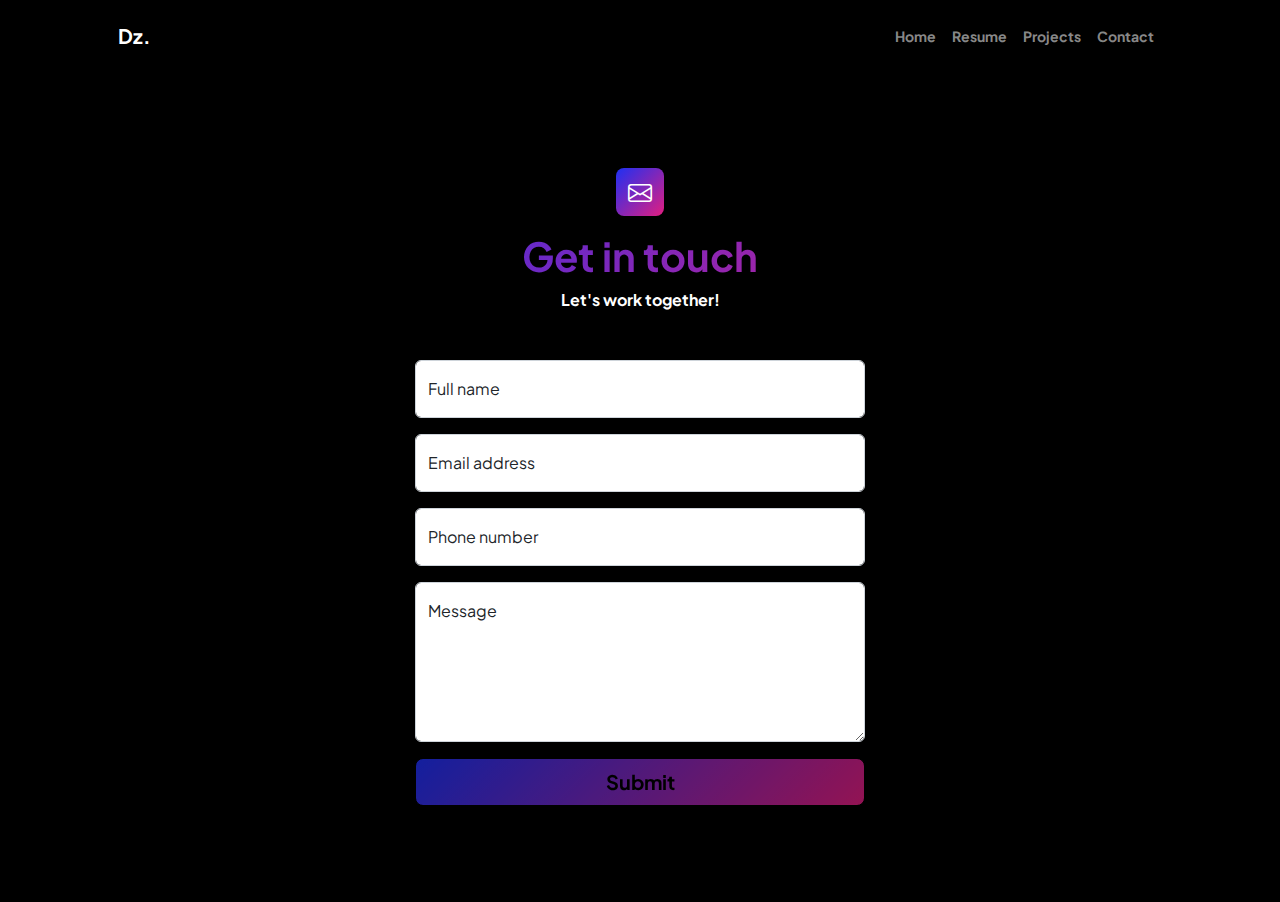
<file: contact.html>
<!DOCTYPE html>
<html lang="en">
  <head>
    <meta charset="utf-8" />
    <meta name="viewport" content="width=device-width, initial-scale=1, shrink-to-fit=no" />
    <meta name="description" content />
    <meta name="author" content />
    <title>Portofolio | Daffa Dzulfikar.</title>
    <!-- Favicon-->
    <link rel="icon" type="image/x-icon" href="assets/dz-logo.ico" />
    <!-- Custom Google font-->
    <link rel="preconnect" href="https://fonts.googleapis.com" />
    <link rel="preconnect" href="https://fonts.gstatic.com" crossorigin />
    <link href="https://fonts.googleapis.com/css2?family=Plus+Jakarta+Sans:wght@100;200;300;400;500;600;700;800;900&amp;display=swap" rel="stylesheet" />
    <!-- Bootstrap icons-->
    <link href="https://cdn.jsdelivr.net/npm/bootstrap-icons@1.8.1/font/bootstrap-icons.css" rel="stylesheet" />
    <!-- Core theme CSS (includes Bootstrap)-->
    <link href="css/styles.css" rel="stylesheet" />
  </head>
  <body class="bg-black d-flex flex-column">
    <main class="flex-shrink-0">
      <!-- Navigation-->
      <nav class="navbar navbar-expand-lg navbar-dark bg-black py-3">
        <div class="container px-5">
          <a class="bg-black navbar-brand" href="index.html"><span class="fw-bolder text-white">Dz.</span></a>
          <button class="navbar-toggler" type="button" data-bs-toggle="collapse" data-bs-target="#navbarSupportedContent" aria-controls="navbarSupportedContent" aria-expanded="false" aria-label="Toggle navigation">
            <span class="navbar-toggler-icon"></span>
          </button>
          <div class="collapse navbar-collapse" id="navbarSupportedContent">
            <ul class="navbar-nav ms-auto mb-2 mb-lg-0 small fw-bolder">
              <li class="nav-item"><a class="nav-link" href="index.html">Home</a></li>
              <li class="nav-item"><a class="nav-link" href="resume.html">Resume</a></li>
              <li class="nav-item"><a class="nav-link" href="projects.html">Projects</a></li>
              <li class="nav-item"><a class="nav-link" href="contact.html">Contact</a></li>
            </ul>
          </div>
        </div>
      </nav>
      <!-- Page content-->
      <section class="py-5">
        <div class="container px-5">
          <!-- Contact form-->
          <div class="bg-black rounded-4 py-5 px-4 px-md-5">
            <div class="text-center mb-5">
              <div class="feature bg-primary bg-gradient-primary-to-secondary text-white rounded-3 mb-3"><i class="bi bi-envelope"></i></div>
              <h1 class="fw-bolder text-gradient">Get in touch</h1>
              <p class="fw-bolder text-white mb-0">Let's work together!</p>
            </div>
            <div class="row gx-5 justify-content-center">
              <div class="col-lg-8 col-xl-6">
                <!-- * * * * * * * * * * * * * * *-->
                <!-- * * SB Forms Contact Form * *-->
                <!-- * * * * * * * * * * * * * * *-->
                <!-- This form is pre-integrated with SB Forms.-->
                <!-- To make this form functional, sign up at-->
                <!-- https://startbootstrap.com/solution/contact-forms-->
                <!-- to get an API token!-->
                <form id="contactForm" data-sb-form-api-token="API_TOKEN">
                  <!-- Name input-->
                  <div class="form-floating mb-3">
                    <input class="form-control" id="name" type="text" placeholder="Enter your name..." data-sb-validations="required" />
                    <label for="name">Full name</label>
                    <div class="invalid-feedback" data-sb-feedback="name:required">A name is required.</div>
                  </div>
                  <!-- Email address input-->
                  <div class="form-floating mb-3">
                    <input class="form-control" id="email" type="email" placeholder="name@example.com" data-sb-validations="required,email" />
                    <label for="email">Email address</label>
                    <div class="invalid-feedback" data-sb-feedback="email:required">An email is required.</div>
                    <div class="invalid-feedback" data-sb-feedback="email:email">Email is not valid.</div>
                  </div>
                  <!-- Phone number input-->
                  <div class="form-floating mb-3">
                    <input class="form-control" id="phone" type="tel" placeholder="(123) 456-7890" data-sb-validations="required" />
                    <label for="phone">Phone number</label>
                    <div class="invalid-feedback" data-sb-feedback="phone:required">A phone number is required.</div>
                  </div>
                  <!-- Message input-->
                  <div class="form-floating mb-3">
                    <textarea class="form-control" id="message" type="text" placeholder="Enter your message here..." style="height: 10rem" data-sb-validations="required"></textarea>
                    <label for="message">Message</label>
                    <div class="invalid-feedback" data-sb-feedback="message:required">A message is required.</div>
                  </div>
                  <!-- Submit success message-->
                  <!---->
                  <!-- This is what your users will see when the form-->
                  <!-- has successfully submitted-->
                  <div class="d-none" id="submitSuccessMessage">
                    <div class="text-center mb-3">
                      <div class="text-gradient">Form submission successful!</div>
                      <br />
                    </div>
                  </div>
                  <!-- Submit error message-->
                  <!---->
                  <!-- This is what your users will see when there is-->
                  <!-- an error submitting the form-->
                  <div class="d-none" id="submitErrorMessage"><div class="text-danger mb-3">Error sending message!</div></div>
                  <!-- Submit Button-->
                  <div class="d-grid text-black"><button class="btn bg-gradient-primary-to-secondary btn-lg disabled fw-bolder" id="submitButton" type="submit">Submit</button></div>
                </form>
              </div>
            </div>
          </div>
        </div>
      </section>
    </main>
    <!-- Footer-->
          </div>
        </div>
      </div>
    </footer>
    <!-- Bootstrap core JS-->
    <script src="https://cdn.jsdelivr.net/npm/bootstrap@5.2.3/dist/js/bootstrap.bundle.min.js"></script>
    <!-- Core theme JS-->
    <script src="js/scripts.js"></script>
    <!-- * * * * * * * * * * * * * * * * * * * * * * * * * * * * * * * * * * * * * * * *-->
    <!-- * *                               SB Forms JS                               * *-->
    <!-- * * Activate your form at https://startbootstrap.com/solution/contact-forms * *-->
    <!-- * * * * * * * * * * * * * * * * * * * * * * * * * * * * * * * * * * * * * * * *-->
    <script src="https://cdn.startbootstrap.com/sb-forms-latest.js"></script>
  </body>
</html>
</file>
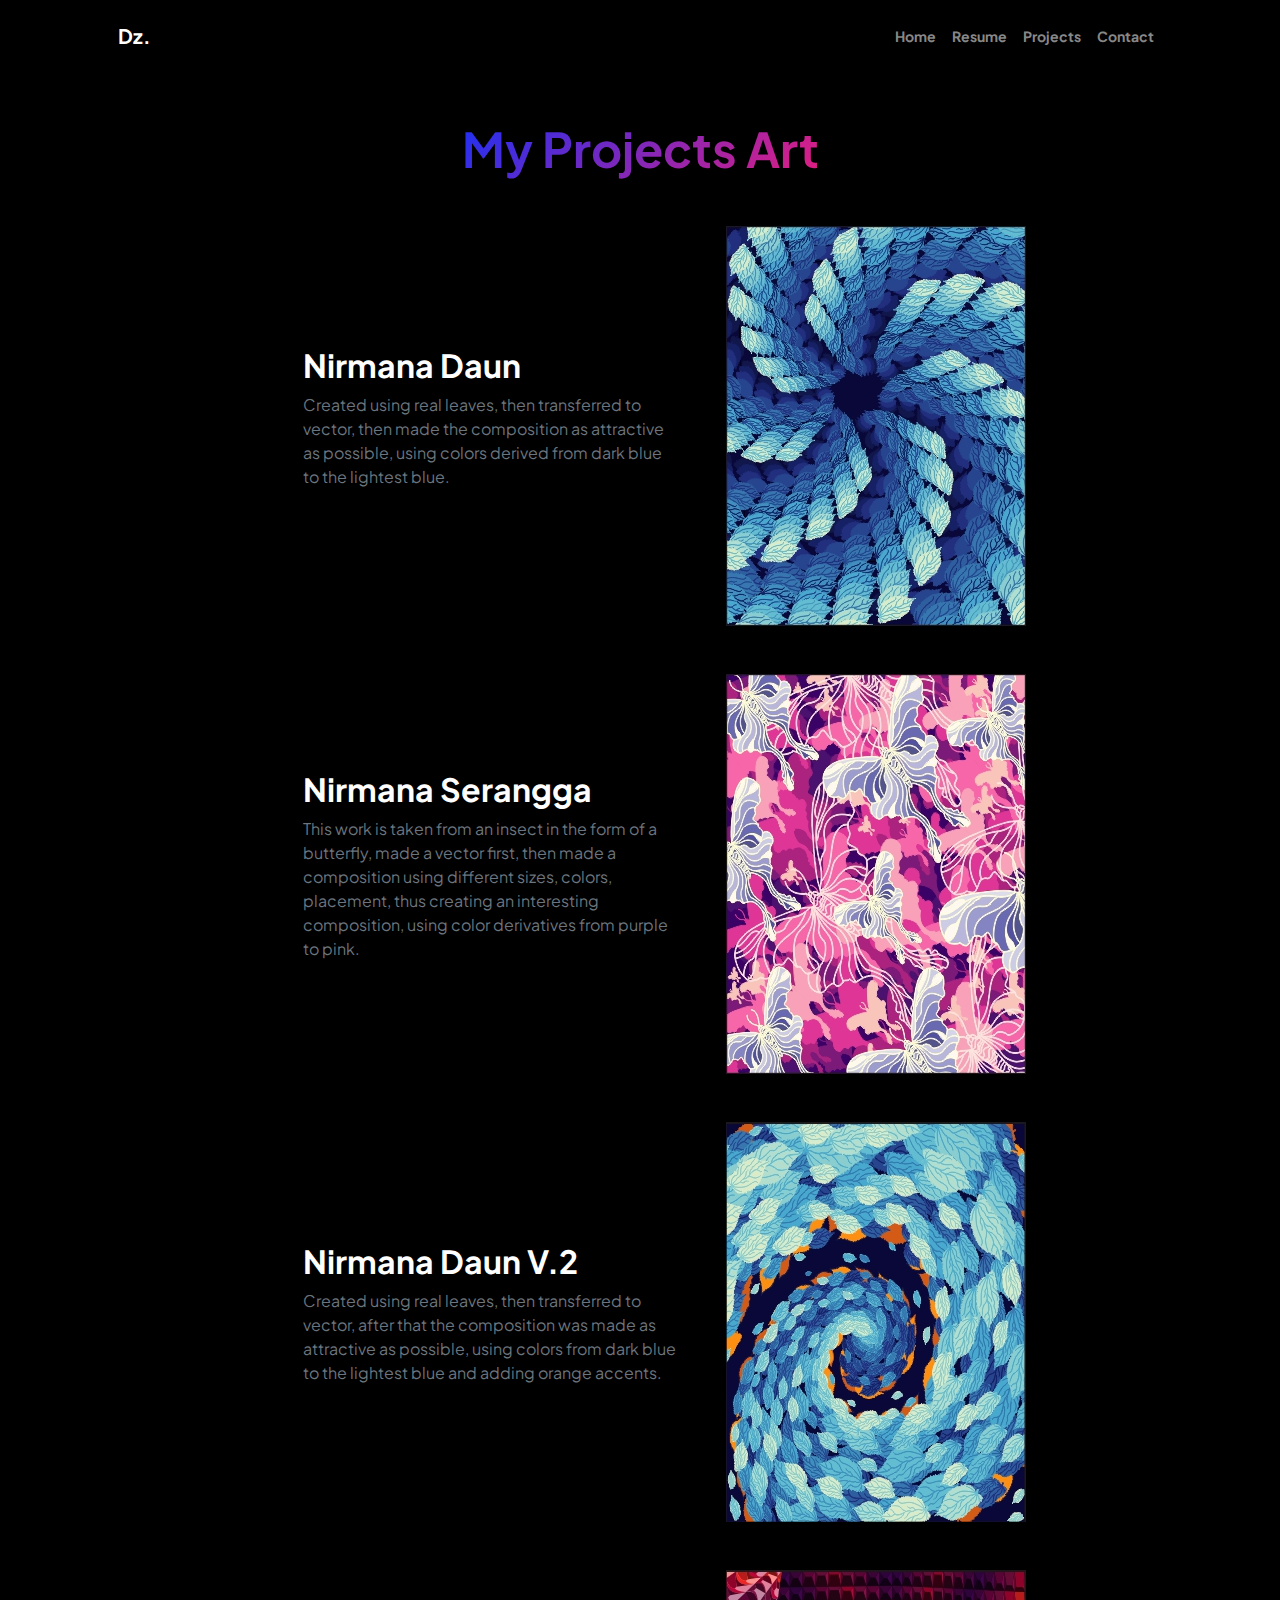
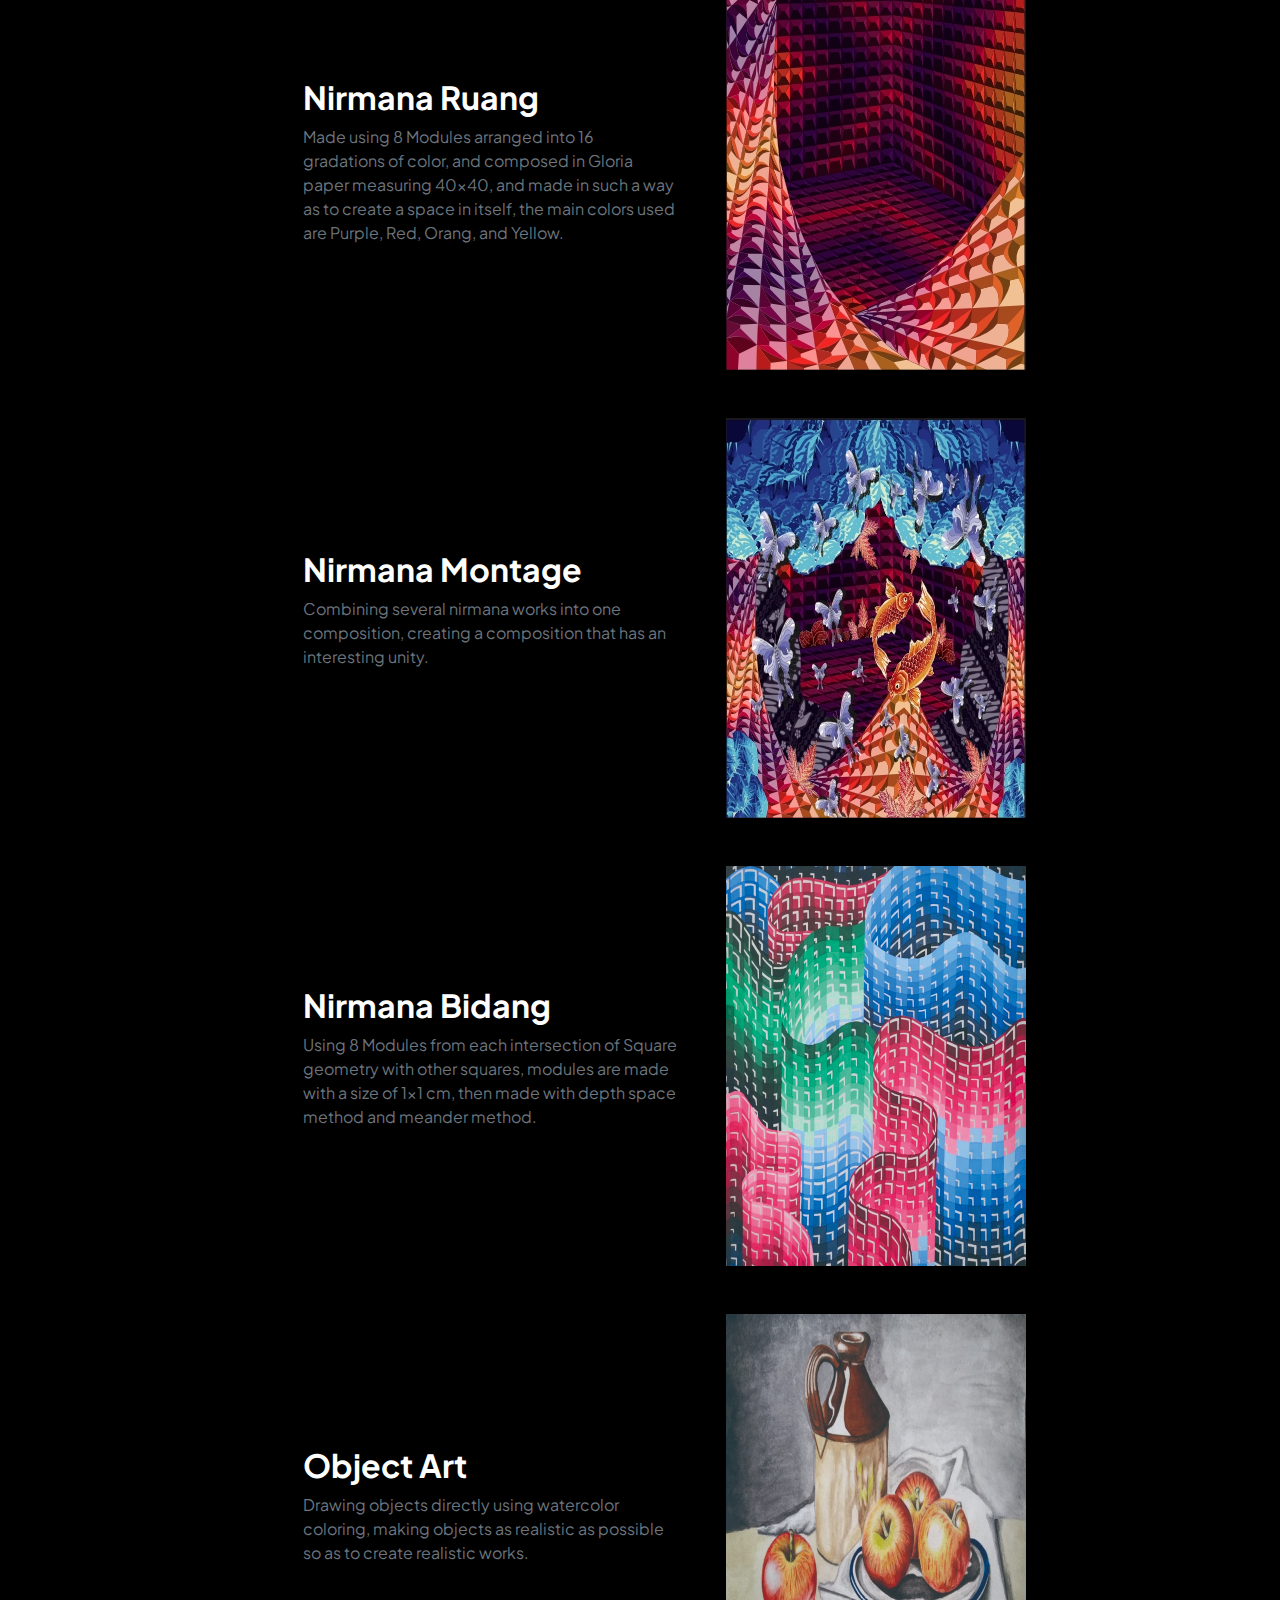
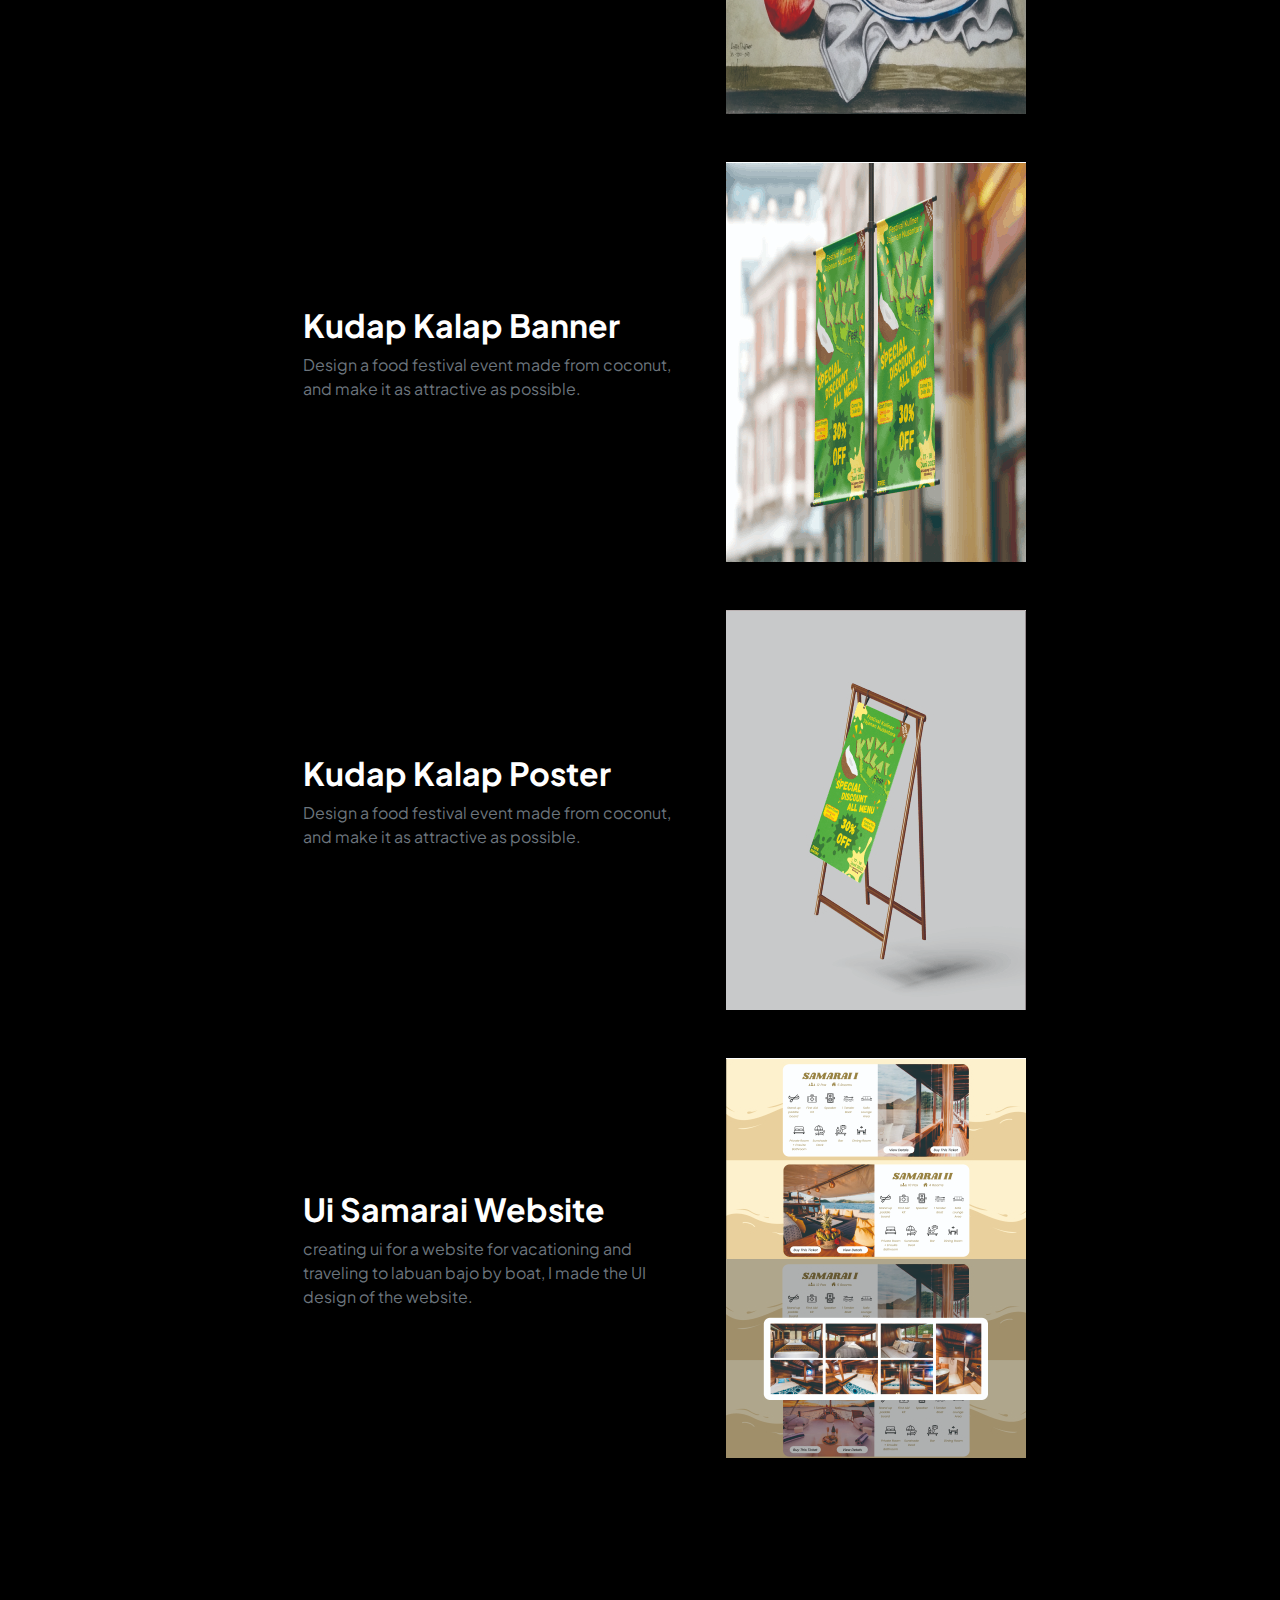
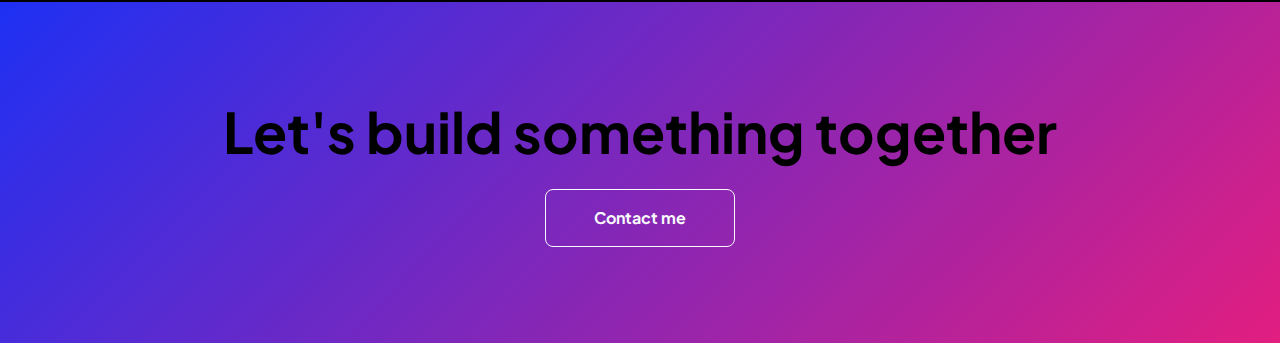
<file: projects.html>
<!DOCTYPE html>
<html lang="en">
  <head>
    <meta charset="utf-8" />
    <meta name="viewport" content="width=device-width, initial-scale=1, shrink-to-fit=no" />
    <meta name="description" content="" />
    <meta name="author" content="" />
    <title>Portofolio | Daffa Dzulfikar.</title>
    <!-- Favicon-->
    <link rel="icon" type="image/x-icon" href="assets/dz-logo.ico" />
    <!-- Custom Google font-->
    <link rel="preconnect" href="https://fonts.googleapis.com" />
    <link rel="preconnect" href="https://fonts.gstatic.com" crossorigin />
    <link href="https://fonts.googleapis.com/css2?family=Plus+Jakarta+Sans:wght@100;200;300;400;500;600;700;800;900&amp;display=swap" rel="stylesheet" />
    <!-- Bootstrap icons-->
    <link href="https://cdn.jsdelivr.net/npm/bootstrap-icons@1.8.1/font/bootstrap-icons.css" rel="stylesheet" />
    <!-- Core theme CSS (includes Bootstrap)-->
    <link href="css/styles.css" rel="stylesheet" />
  </head>
  <body class="bg-black d-flex flex-column h-100 bg-light">
    <main class="flex-shrink-0">
      <!-- Navigation-->
      <nav class="navbar navbar-expand-lg navbar-dark bg-black py-3">
        <div class="container px-5">
          <a class="navbar-brand" href="index.html"><span class="fw-bolder text-white">Dz.</span></a>
          <button class="navbar-toggler" type="button" data-bs-toggle="collapse" data-bs-target="#navbarSupportedContent" aria-controls="navbarSupportedContent" aria-expanded="false" aria-label="Toggle navigation">
            <span class="navbar-toggler-icon"></span>
          </button>
          <div class="collapse navbar-collapse" id="navbarSupportedContent">
            <ul class="navbar-nav ms-auto mb-2 mb-lg-0 small fw-bolder">
              <li class="nav-item"><a class="nav-link" href="index.html">Home</a></li>
              <li class="nav-item"><a class="nav-link" href="resume.html">Resume</a></li>
              <li class="nav-item"><a class="nav-link" href="projects.html">Projects</a></li>
              <li class="nav-item"><a class="nav-link" href="contact.html">Contact</a></li>
            </ul>
          </div>
        </div>
      </nav>
      <!-- Projects Section-->
      <section class="py-5">
        <div class="container px-5 mb-5">
          <div class="text-center mb-5">
            <h1 class="display-5 fw-bolder mb-0"><span class="text-gradient d-inline">My Projects Art</span></h1>
          </div>
          <div class="row gx-5 justify-content-center">
            <div class="col-lg-11 col-xl-9 col-xxl-8">
              <!-- Project Card 1-->
              <div class="card overflow shadow rounded-4 border-0 mb-5">
                <div class="card-body p-0">
                  <div class="d-flex bg-black align-items-center">
                    <div class="p-5">
                      <h2 class="fw-bolder text-white">Nirmana Daun</h2>
                      <p class="text-muted">Created using real leaves, then transferred to vector, then made the composition as attractive as possible, using colors derived from dark blue to the lightest blue.</p>
                    </div>
                    <img class="img-fluid" src="assets/Art 1.jpg" alt="..." />
                  </div>
                </div>
              </div>
              <!-- Project Card 2-->
              <div class="card overflow shadow rounded-4 border-0 mb-5">
                <div class="card-body p-0">
                  <div class="d-flex bg-black align-items-center">
                    <div class="p-5">
                      <h2 class="fw-bolder text-white">Nirmana Serangga</h2>
                      <p class="text-muted">
                        This work is taken from an insect in the form of a butterfly, made a vector first, then made a composition using different sizes, colors, placement, thus creating an interesting composition, using color derivatives
                        from purple to pink.
                      </p>
                    </div>
                    <img class="img-fluid" src="assets/Art 2.jpg" alt="..." />
                  </div>
                </div>
              </div>
            </div>
          </div>
          <div class="row gx-5 justify-content-center">
            <div class="col-lg-11 col-xl-9 col-xxl-8">
              <!-- Project Card 3-->
              <div class="card overflow shadow rounded-4 border-0 mb-5">
                <div class="card-body p-0">
                  <div class="d-flex bg-black align-items-center">
                    <div class="p-5">
                      <h2 class="fw-bolder text-white">Nirmana Daun V.2</h2>
                      <p class="text-muted">
                        Created using real leaves, then transferred to vector, after that the composition was made as attractive as possible, using colors from dark blue to the lightest blue and adding orange accents.
                      </p>
                    </div>

                    <img class="img-fluid" src="assets/Art 3.jpg" alt="..." />
                  </div>
                </div>
              </div>
              <!-- Project Card 4-->
              <div class="card overflow shadow rounded-4 border-0 mb-5">
                <div class="card-body p-0">
                  <div class="d-flex bg-black align-items-center">
                    <div class="p-5">
                      <h2 class="fw-bolder text-white">Nirmana Ruang</h2>
                      <p class="text-muted">
                        Made using 8 Modules arranged into 16 gradations of color, and composed in Gloria paper measuring 40x40, and made in such a way as to create a space in itself, the main colors used are Purple, Red, Orang, and Yellow.
                      </p>
                    </div>
                    <img class="img-fluid" src="assets/Art 4.jpg" alt="..." />
                  </div>
                </div>
              </div>
            </div>
          </div>
          <div class="row gx-5 justify-content-center">
            <div class="col-lg-11 col-xl-9 col-xxl-8">
              <!-- Project Card 5-->
              <div class="card overflow shadow rounded-4 border-0 mb-5">
                <div class="card-body p-0">
                  <div class="d-flex bg-black align-items-center">
                    <div class="p-5">
                      <h2 class="fw-bolder text-white">Nirmana Montage</h2>
                      <p class="text-muted">Combining several nirmana works into one composition, creating a composition that has an interesting unity.</p>
                    </div>
                    <img class="img-fluid" src="assets/Art 5.jpg" alt="..." />
                  </div>
                </div>
              </div>
              <!-- Project Card 6-->
              <div class="card overflow shadow rounded-4 border-0 mb-5">
                <div class="card-body p-0">
                  <div class="d-flex bg-black align-items-center">
                    <div class="p-5">
                      <h2 class="fw-bolder text-white">Nirmana Bidang</h2>
                      <p class="text-muted">Using 8 Modules from each intersection of Square geometry with other squares, modules are made with a size of 1x1 cm, then made with depth space method and meander method.</p>
                    </div>
                    <img class="img-fluid" src="assets/Art 6.jpg" alt="..." />
                  </div>
                </div>
              </div>
              <!-- Project Card 7-->
              <div class="card overflow shadow rounded-4 border-0 mb-5">
                <div class="card-body p-0">
                  <div class="d-flex bg-black align-items-center">
                    <div class="p-5">
                      <h2 class="fw-bolder text-white">Object Art</h2>
                      <p class="text-muted">Drawing objects directly using watercolor coloring, making objects as realistic as possible so as to create realistic works.</p>
                    </div>
                    <img class="img-fluid" src="assets/Art 7.jpg" alt="..." />
                  </div>
                </div>
              </div>
              <!-- Project Card 8-->
              <div class="card overflow shadow rounded-4 border-0 mb-5">
                <div class="card-body p-0">
                  <div class="d-flex bg-black align-items-center">
                    <div class="p-5">
                      <h2 class="fw-bolder text-white">Kudap Kalap Banner</h2>
                      <p class="text-muted">Design a food festival event made from coconut, and make it as attractive as possible.</p>
                    </div>
                    <img class="img-fluid" src="assets/Art 8.jpg" alt="..." />
                  </div>
                </div>
              </div>
              <!-- Project Card 9-->
              <div class="card overflow shadow rounded-4 border-0 mb-5">
                <div class="card-body p-0">
                  <div class="d-flex bg-black align-items-center">
                    <div class="p-5">
                      <h2 class="fw-bolder text-white">Kudap Kalap Poster</h2>
                      <p class="text-muted">Design a food festival event made from coconut, and make it as attractive as possible.</p>
                    </div>
                    <img class="img-fluid" src="assets/Art 9.jpg" alt="..." />
                  </div>
                </div>
              </div>
              <!-- Project Card 10-->
              <div class="card overflow shadow rounded-4 border-0 mb-5">
                <div class="card-body p-0">
                  <div class="d-flex bg-black align-items-center">
                    <div class="p-5">
                      <h2 class="fw-bolder text-white">Ui Samarai Website</h2>
                      <p class="text-muted">creating ui for a website for vacationing and traveling to labuan bajo by boat, I made the UI design of the website.</p>
                    </div>
                    <img class="img-fluid" src="assets/Art 10.jpg" alt="..." />
                  </div>
                </div>
              </div>
            </div>
          </div>
        </div>
      </section>
      <!-- Call to action section-->
      <section class="py-5 bg-gradient-primary-to-secondary">
        <div class="container px-5 my-5">
          <div class="text-center">
            <h2 class="display-4 fw-bolder mb-4 text-black">Let's build something together</h2>
            <a class="btn btn-outline-light btn-lg px-5 py-3 fs-6 fw-bolder" href="contact.html">Contact me</a>
          </div>
        </div>
      </section>
    </main>
    <!-- Bootstrap core JS-->
    <script src="https://cdn.jsdelivr.net/npm/bootstrap@5.2.3/dist/js/bootstrap.bundle.min.js"></script>
    <!-- Core theme JS-->
    <script src="js/scripts.js"></script>
  </body>
</html>
</file>
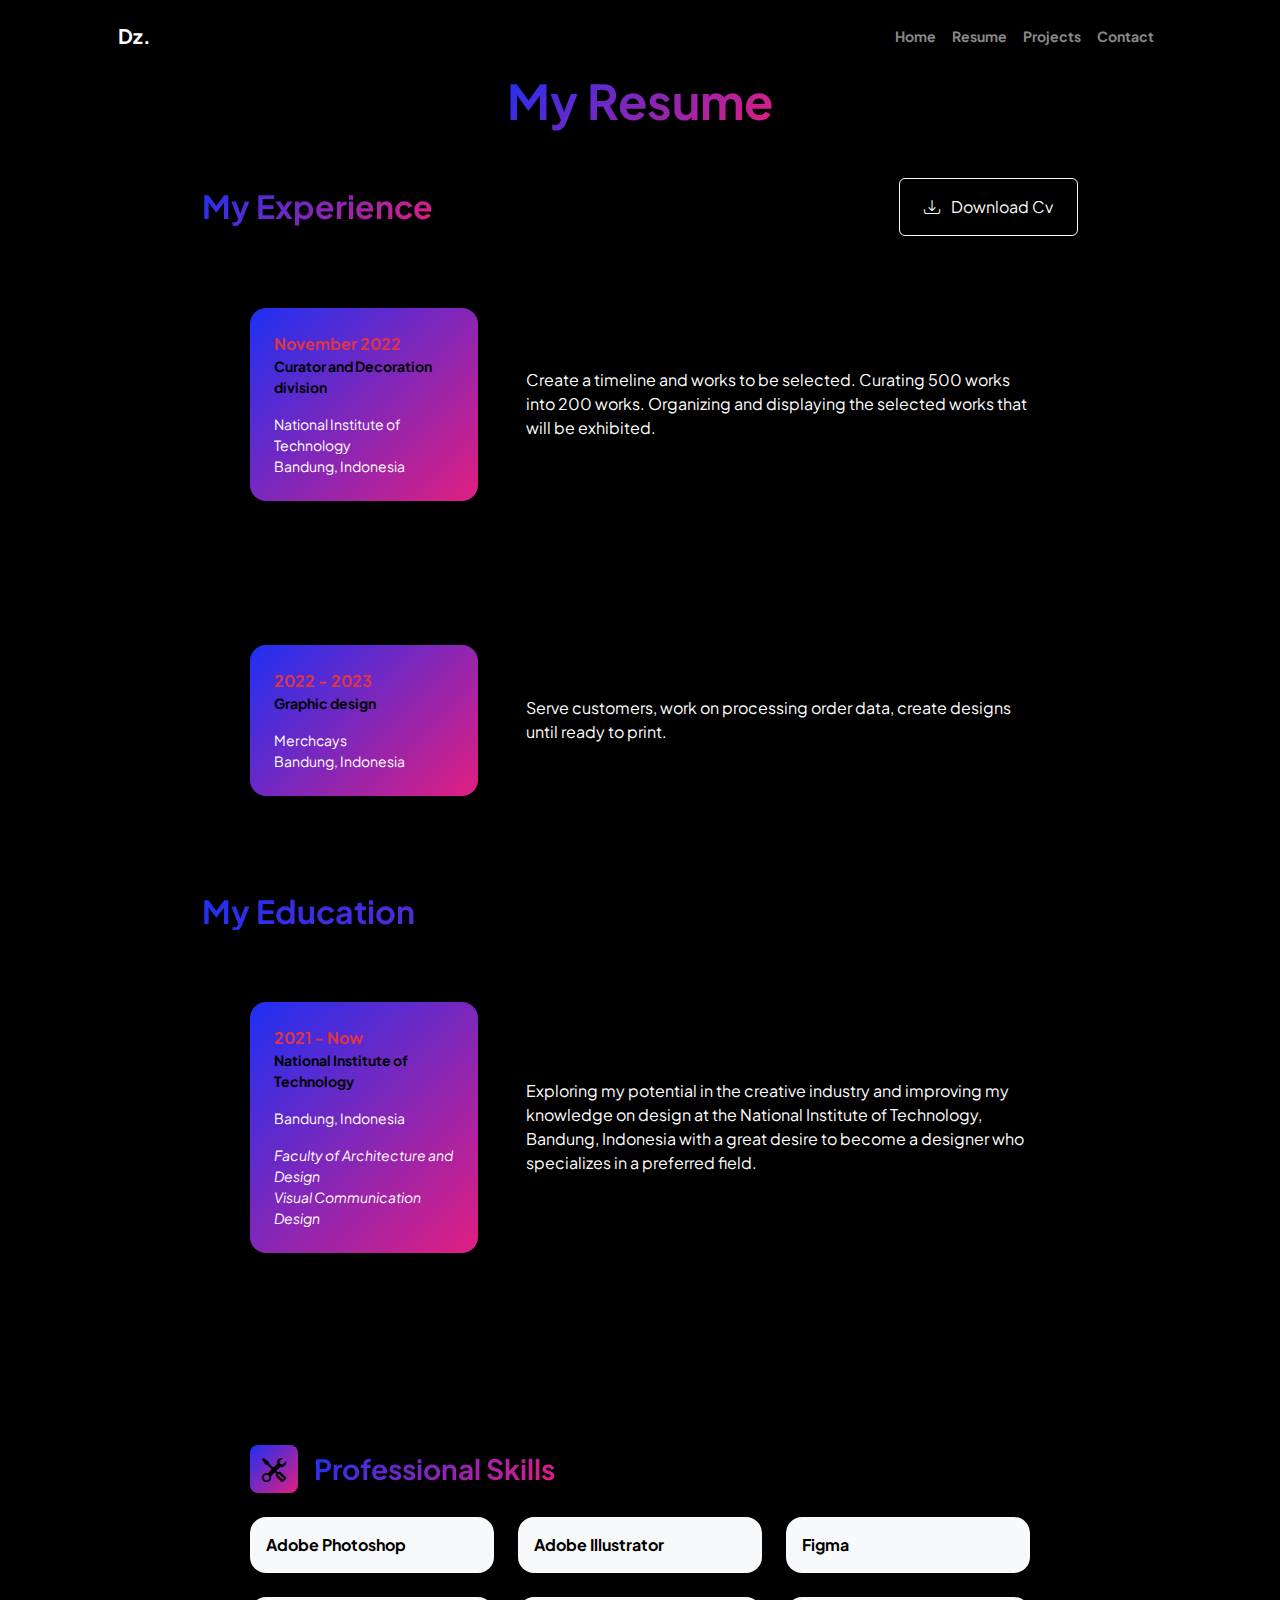
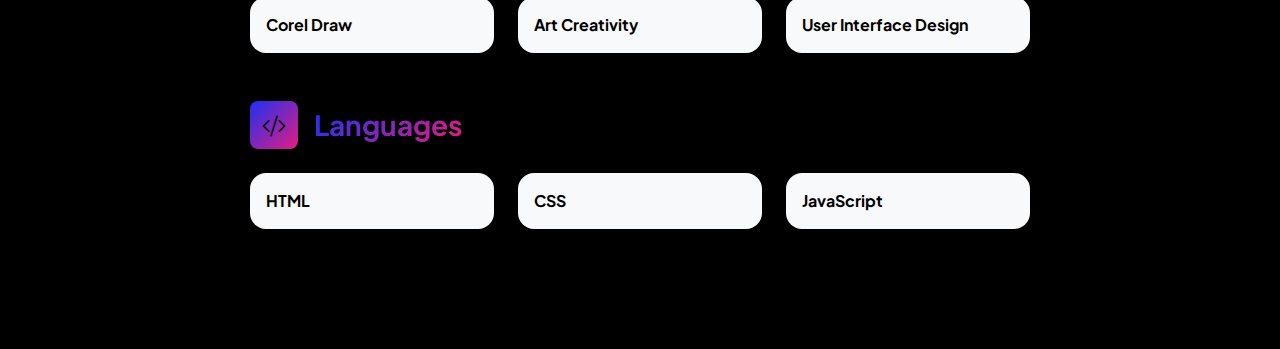
<file: resume.html>
<!DOCTYPE html>
<html lang="en">
  <head>
    <meta charset="utf-8" />
    <meta name="viewport" content="width=device-width, initial-scale=1, shrink-to-fit=no" />
    <meta name="description" content="" />
    <meta name="author" content="" />
    <title>My Portofolio | Daffa Dzulfikar</title>
    <!-- Favicon-->
    <link rel="icon" type="image/x-icon" href="assets/dz-logo.ico" />
    <!-- Custom Google font-->
    <link rel="preconnect" href="https://fonts.googleapis.com" />
    <link rel="preconnect" href="https://fonts.gstatic.com" crossorigin />
    <link href="https://fonts.googleapis.com/css2?family=Plus+Jakarta+Sans:wght@100;200;300;400;500;600;700;800;900&amp;display=swap" rel="stylesheet" />
    <!-- Bootstrap icons-->
    <link href="https://cdn.jsdelivr.net/npm/bootstrap-icons@1.8.1/font/bootstrap-icons.css" rel="stylesheet" />
    <!-- Core theme CSS (includes Bootstrap)-->
    <link href="css/styles.css" rel="stylesheet" />
  </head>
  <body class="d-flex flex-column h-100 bg-light">
    <main class="flex-shrink-0">
      <!-- Navigation-->
      <nav class="navbar navbar-expand-lg navbar-dark bg-black py-3">
        <div class="container px-5">
          <a class="navbar-brand" href="index.html"><span class="fw-bolder text-white">Dz.</span></a>
          <button class="navbar-toggler" type="button" data-bs-toggle="collapse" data-bs-target="#navbarSupportedContent" aria-controls="navbarSupportedContent" aria-expanded="false" aria-label="Toggle navigation">
            <span class="navbar-toggler-icon"></span>
          </button>
          <div class="collapse navbar-collapse" id="navbarSupportedContent">
            <ul class="navbar-nav ms-auto mb-2 mb-lg-0 small fw-bolder">
              <li class="nav-item"><a class="nav-link" href="index.html">Home</a></li>
              <li class="nav-item"><a class="nav-link" href="resume.html">Resume</a></li>
              <li class="nav-item"><a class="nav-link" href="projects.html">Projects</a></li>
              <li class="nav-item"><a class="nav-link" href="contact.html">Contact</a></li>
            </ul>
          </div>
        </div>
      </nav>
      <!-- Page Content-->
      <div class="px-5 bg-black">
        <div class="text-center mb-5">
          <h1 class="display-5 fw-bolder mb-0"><span class="text-gradient d-inline">My Resume</span></h1>
        </div>
        <div class="row gx-5 justify-content-center">
          <div class="col-lg-11 col-xl-9 col-xxl-8">
            <!-- Experience Section-->
            <section>
              <div class="d-flex align-items-center justify-content-between mb-4">
                <h2 class="text-gradient fw-bolder mb-0">My Experience</h2>
                <!-- Download resume button-->
                <!-- Note: Set the link href target to a PDF file within your project-->
                <a class="btn btn-outline-light px-4 py-3" href="https://drive.google.com/file/d/1wxC--ST8bLn7faQDwMVNM1L-UzxBFu9K/view?usp=drive_link">
                  <div class="d-inline-block bi bi-download me-2"></div>
                  Download Cv
                </a>
              </div>
              <!-- Experience Card 1-->
              <div class="border-0 rounded-4 mb-5">
                <div class="card-body p-5">
                  <div class="row align-items-center gx-5">
                    <div class="col text-center text-lg-start mb-4 mb-lg-0">
                      <div class="bg-gradient-primary-to-secondary p-4 rounded-4">
                        <div class="text-danger fw-bolder">November 2022</div>
                        <div class="small fw-bolder text-black mb-3">Curator and Decoration division</div>
                        <div class="small text-white">National Institute of Technology</div>
                        <div class="small text-white">Bandung, Indonesia</div>
                      </div>
                    </div>
                    <div class="text-white col-lg-8">
                      <div>Create a timeline and works to be selected. Curating 500 works into 200 works. Organizing and displaying the selected works that will be exhibited.</div>
                    </div>
                  </div>
                </div>
              </div>
              <!-- Experience Card 2-->
              <div class="border-0 rounded-4 mb-5">
                <div class="card-body p-5">
                  <div class="row align-items-center gx-5">
                    <div class="col text-center text-lg-start mb-4 mb-lg-0">
                      <div class="bg-gradient-primary-to-secondary p-4 rounded-4">
                        <div class="text-danger fw-bolder">2022 - 2023</div>
                        <div class="small fw-bolder text-black mb-3">Graphic design</div>
                        <div class="small text-white">Merchcays</div>
                        <div class="small text-white">Bandung, Indonesia</div>
                      </div>
                    </div>
                    <div class="text-white col-lg-8">
                      <div>Serve customers, work on processing order data, create designs until ready to print.</div>
                    </div>
                  </div>
                </div>
              </div>
            </section>
            <!-- Education Section-->
            <section>
              <h2 class="text-gradient fw-bolder mb-4">My Education</h2>
              <!-- Education Card 1-->
              <div class="border-0 rounded-4 mb-5">
                <div class="card-body p-5">
                  <div class="row align-items-center gx-5">
                    <div class="col text-center text-lg-start mb-4 mb-lg-0">
                      <div class="bg-gradient-primary-to-secondary p-4 rounded-4">
                        <div class="text-danger fw-bolder">2021 - Now</div>
                        <div class="mb-2">
                          <div class="small fw-bolder text-black mb-3">National Institute of Technology</div>
                          <div class="small text-white mb-3">Bandung, Indonesia</div>
                        </div>
                        <div class="fst-italic">
                          <div class="small text-white">Faculty of Architecture and Design</div>
                          <div class="small text-white">Visual Communication Design</div>
                        </div>
                      </div>
                    </div>
                    <div class="text-white col-lg-8">
                      <div>
                        Exploring my potential in the creative industry and improving my knowledge on design at the National Institute of Technology, Bandung, Indonesia with a great desire to become a designer who specializes in a preferred
                        field.
                      </div>
                    </div>
                  </div>
                </div>
              </div>
            </section>
            <!-- Divider-->
            <div class="pb-5"></div>
            <!-- Skills Section-->
            <section>
              <!-- Skillset Card-->
              <div class="bg-black shadow border-0 rounded-4 mb-5">
                <div class="card-body p-5">
                  <!-- Professional skills list-->
                  <div class="mb-5">
                    <div class="d-flex align-items-center mb-4">
                      <div class="feature bg-gradient-primary-to-secondary text-black rounded-3 me-3"><i class="bi bi-tools"></i></div>
                      <h3 class="fw-bolder mb-0"><span class="text-gradient d-inline">Professional Skills</span></h3>
                    </div>
                    <div class="row row-cols-1 row-cols-md-3 mb-4">
                      <div class="col mb-4 mb-md-0"><div class="d-flex align-items-center bg-light rounded-4 p-3 h-100 text-black fw-bolder">Adobe Photoshop</div></div>
                      <div class="col mb-4 mb-md-0"><div class="d-flex align-items-center bg-light rounded-4 p-3 h-100 text-black fw-bolder">Adobe Illustrator</div></div>
                      <div class="col"><div class="d-flex align-items-center bg-light rounded-4 p-3 h-100 text-black fw-bolder">Figma</div></div>
                    </div>
                    <div class="row row-cols-1 row-cols-md-3">
                      <div class="col mb-4 mb-md-0"><div class="d-flex align-items-center bg-light rounded-4 p-3 h-100 text-black fw-bolder">Corel Draw</div></div>
                      <div class="col mb-4 mb-md-0"><div class="d-flex align-items-center bg-light rounded-4 p-3 h-100 text-black fw-bolder">Art Creativity</div></div>
                      <div class="col"><div class="d-flex align-items-center bg-light rounded-4 p-3 h-100 text-black fw-bolder">User Interface Design</div></div>
                    </div>
                  </div>
                  <!-- Languages list-->
                  <div class="mb-0">
                    <div class="d-flex align-items-center mb-4">
                      <div class="feature bg-primary bg-gradient-primary-to-secondary text-black rounded-3 me-3 fw-bolder"><i class="bi bi-code-slash"></i></div>
                      <h3 class="fw-bolder mb-0"><span class="text-gradient d-inline">Languages</span></h3>
                    </div>
                    <div class="row row-cols-1 row-cols-md-3 mb-4">
                      <div class="col mb-4 mb-md-0"><div class="d-flex align-items-center bg-light rounded-4 p-3 h-100 text-black fw-bolder">HTML</div></div>
                      <div class="col mb-4 mb-md-0"><div class="d-flex align-items-center bg-light rounded-4 p-3 h-100 text-black fw-bolder">CSS</div></div>
                      <div class="col"><div class="d-flex align-items-center bg-light rounded-4 p-3 h-100 text-black fw-bolder">JavaScript</div></div>
                    </div>
                  </div>
                </div>
              </div>
            </section>
          </div>
        </div>
      </div>
    </main>
    <!-- Bootstrap core JS-->
    <script src="https://cdn.jsdelivr.net/npm/bootstrap@5.2.3/dist/js/bootstrap.bundle.min.js"></script>
    <!-- Core theme JS-->
    <script src="js/scripts.js"></script>
  </body>
</html>
</file>
